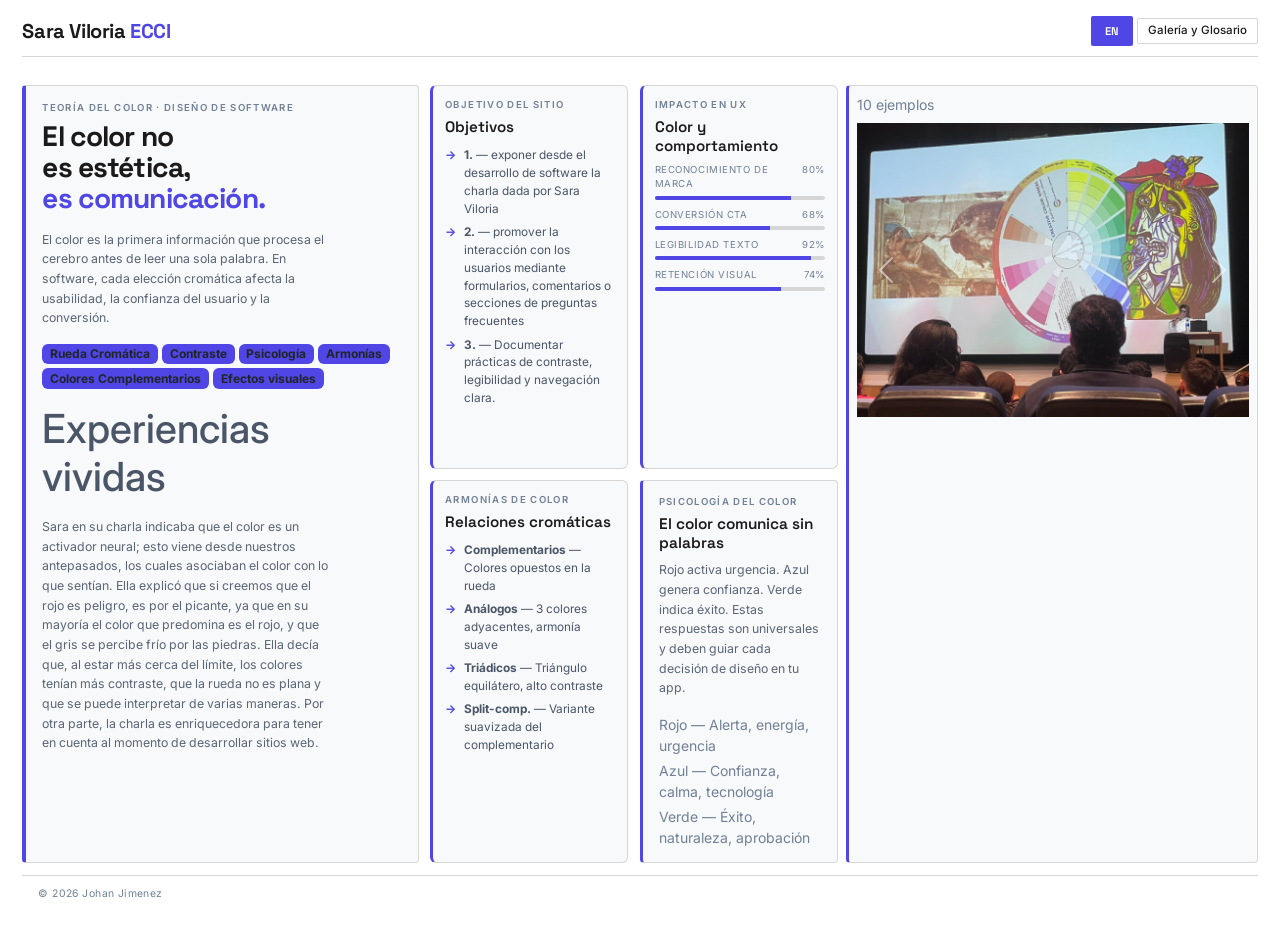
<file: index.html>
<!DOCTYPE html>
<html lang="es">
<head>
  <meta charset="UTF-8" />
  <meta name="viewport" content="width=device-width, initial-scale=1.0" />
  <title>Sara Viloria</title>

  <!-- Google Fonts -->
  <link rel="preconnect" href="https://fonts.googleapis.com" />
  <link rel="preconnect" href="https://fonts.gstatic.com" crossorigin />
  <link
    href="https://fonts.googleapis.com/css2?family=Space+Grotesk:wght@400;600;700&family=Inter:wght@400;500&display=swap"
    rel="stylesheet"
  />

  <!-- Bootstrap 5 CSS -->
  <link
    rel="stylesheet"
    href="https://cdnjs.cloudflare.com/ajax/libs/bootstrap/5.3.3/css/bootstrap.min.css"
  />

  <link rel="stylesheet" href="./css/styles.css" />
</head>
<body>

<div class="site-wrapper">

  <header class="site-header d-flex justify-content-between align-items-center">
    <div class="brand">Sara Viloria <span>ECCI</span></div>

    <nav class="d-flex gap-1 align-items-center">
      <button class="btn-lime lang-toggle" type="button" aria-label="Cambiar a inglés">EN</button>
      <a href="./pages/index.html" class="nav-link active-link" data-i18n="navGallery">Galeria y Glosario</a>
    </nav>
  </header>

  <div class="main-layout">

    <div class="row g-3 h-100 m-0">

      <main class="col-8 main-grid p-0 pe-2">

        <div class="card-panel hero">
          <div>
            <p class="eyebrow text-uppercase" data-i18n="heroEyebrow">Teoría del Color · Diseño de Software</p>
            <h1 class="display-title" data-i18n="heroTitle">El color no<br>es estética,<br><em>es comunicación.</em></h1>
            <p class="body-text mt-3" style="max-width:36ch;" data-i18n="heroParagraph">El color es la primera información que procesa el cerebro antes de leer una sola palabra. En software, cada elección cromática afecta la usabilidad, la confianza del usuario y la conversión.</p>

            <div class="d-flex flex-wrap gap-1 mt-3">

              <span class="badge bg-accent text-dark" data-i18n="badge1">Rueda Cromática</span>
              <span class="badge bg-accent text-dark" data-i18n="badge2">Contraste</span>
              <span class="badge bg-accent text-dark" data-i18n="badge3">Psicología</span>
              <span class="badge bg-accent text-dark" data-i18n="badge4">Armonias</span>
              <span class="badge bg-accent text-dark" data-i18n="badge5">Colores Complementarios</span>
              <span class="badge bg-accent text-dark" data-i18n="badge6">Efectos visuales</span>
            </div>
          </div>

          <div>
              <h1 class="mt-3" data-i18n="heroTitle2">Experiencias vividas</h1>
              <p class="mt-3 body-text" style="max-width:36ch;" data-i18n="heroParagraph2">Sara en su charla indicaba que el color es un activador neural; esto viene desde nuestros antepasados, los cuales asociaban el color con lo que sentían. Ella explicó que si creemos que el rojo es peligro, es por el picante, ya que en su mayoría el color que predomina es el rojo, y que el gris se percibe frío por las piedras. Ella decía que, al estar más cerca del límite, los colores tenían más contraste, que la rueda no es plana y que se puede interpretar de varias maneras. <br> Por otra parte, la charla es enriquecedora para tener en cuenta al momento de desarrollar sitios web.</p>
          </div>
        </div>

        <div class="card-panel side">
          <div>
            <p class="eyebrow text-uppercase" data-i18n="objectiveEyebrow">Objetivo del sitio</p>
            <h2 class="section-title" data-i18n="objectiveTitle">Objetivos</h2>

            <ul class="list-unstyled feature-list mt-2">
              <li data-i18n="objective1"><strong>1.</strong> — Mostrar cómo el color orienta decisiones de UI y arquitectura de información.</li>
              <li data-i18n="objective2"><strong>2.</strong> — Fomentar la interacción con ejemplos visuales y herramientas de diseño.</li>
              <li><strong>3.</strong> — Documentar prácticas de contraste, legibilidad y navegación clara.</li>
            </ul>
          </div>
        </div>

        <div class="card-panel side">
          <div>
            <p class="eyebrow text-uppercase" data-i18n="impactEyebrow">Impacto en UX</p>
            <h2 class="section-title" data-i18n="impactTitle">Color y comportamiento</h2>

            <div class="d-flex flex-column gap-2 mt-2">

              <div>
                <div class="d-flex justify-content-between mb-1">
                  <span class="skill-label" data-i18n="skill1Label">Reconocimiento de marca</span>
                  <span class="skill-label" data-i18n="skill1Value">80%</span>
                </div>
                <div class="progress" style="height:4px;">
                  <div class="progress-bar bg-accent" style="width:80%"></div>
                </div>
              </div>

              <div>
                <div class="d-flex justify-content-between mb-1">
                  <span class="skill-label" data-i18n="skill2Label">Conversión CTA</span>
                  <span class="skill-label" data-i18n="skill2Value">68%</span>
                </div>
                <div class="progress" style="height:4px;">
                  <div class="progress-bar bg-accent" style="width:68%"></div>
                </div>
              </div>

              <div>
                <div class="d-flex justify-content-between mb-1">
                  <span class="skill-label" data-i18n="skill3Label">Legibilidad texto</span>
                  <span class="skill-label" data-i18n="skill3Value">92%</span>
                </div>
                <div class="progress" style="height:4px;">
                  <div class="progress-bar bg-accent" style="width:92%"></div>
                </div>
              </div>

              <div>
                <div class="d-flex justify-content-between mb-1">
                  <span class="skill-label" data-i18n="skill4Label">Retención visual</span>
                  <span class="skill-label" data-i18n="skill4Value">74%</span>
                </div>
                <div class="progress" style="height:4px;">
                  <div class="progress-bar bg-accent" style="width:74%"></div>
                </div>
              </div>

            </div>
          </div>
        </div>

        <div class="card-panel side">
          <div>
            <p class="eyebrow text-uppercase" data-i18n="harmonyEyebrow">Armonías de Color</p>
            <h2 class="section-title" data-i18n="harmonyTitle">Relaciones cromáticas</h2>

            <ul class="list-unstyled feature-list mt-2">
              <li data-i18n="harmony1"><strong>Complementarios</strong> — Colores opuestos para un contraste fuerte y reconocido.
              </li>
              <li data-i18n="harmony2"><strong>Análogos</strong> — Tres tonos cercanos para interfaces suaves y coherentes.
              </li>
              <li data-i18n="harmony3"><strong>Triádicos</strong> — Equilibrio con contraste vibrante en llamadas a la acción.
              </li>
              <li data-i18n="harmony4"><strong>Split-comp.</strong> — Contraste controlado con una paleta más tranquila.
              </li>
            </ul>
          </div>
        </div>

        <div class="card-panel">
          <div>
            <p class="eyebrow text-uppercase" data-i18n="psychologyEyebrow">Psicología del Color</p>
            <h2 class="section-title" data-i18n="psychologyTitle">El color comunica sin palabras</h2>
            <p class="body-text mt-2" data-i18n="psychologyParagraph">Rojo activa urgencia. Azul genera confianza. Verde indica éxito. Estas respuestas son universales y deben guiar cada decisión de diseño en tu app.</p>

            <div class="d-flex flex-column gap-1 mt-2">
              <span class="small" style="color:var(--col-muted);" data-i18n="colorRed">Rojo — Alerta, energía, urgencia</span>
              <span class="small" style="color:var(--col-muted);" data-i18n="colorBlue">Azul — Confianza, calma, tecnología</span>
              <span class="small" style="color:var(--col-muted);" data-i18n="colorGreen">Verde — Éxito, naturaleza, aprobación</span>
            </div>

          </div>
        </div>

      </main>

      <aside class="col-4 gallery-panel p-2">

        <div class="d-flex justify-content-between align-items-center mb-2">
            <span class="small" style="color:var(--col-muted);" data-i18n="galleryExamples">
                10 ejemplos
            </span>
        </div>

        <div id="mainCarousel" class="carousel slide" data-bs-ride="carousel">
          <div class="carousel-inner">
            <div class="carousel-item active">
              <img src="./img/arte.jpg" class="d-block w-100" alt="" loading="lazy">
              <div class="overlay"><div class="overlay-title" data-i18n-title="gallery1Title">Teoría del color</div></div>
            </div>
            <div class="carousel-item">
              <img src="./img/color.jpg" class="d-block w-100" alt="" loading="lazy">
              <div class="overlay"><div class="overlay-title" data-i18n-title="gallery2Title">Color</div></div>
            </div>
            <div class="carousel-item">
              <img src="./img/contraste.jpg" class="d-block w-100" alt="" loading="lazy">
              <div class="overlay"><div class="overlay-title" data-i18n-title="gallery3Title">Contraste</div></div>
            </div>
            <div class="carousel-item">
              <img src="./img/efectovisual.jpg" class="d-block w-100" alt="" loading="lazy">
              <div class="overlay"><div class="overlay-title" data-i18n-title="gallery4Title">Efecto visual</div></div>
            </div>
            <div class="carousel-item">
              <img src="./img/morado.jpg" class="d-block w-100" alt="" loading="lazy">
              <div class="overlay"><div class="overlay-title" data-i18n-title="gallery5Title">Morado</div></div>
            </div>
            <div class="carousel-item">
              <img src="./img/naturaleza.jpg" class="d-block w-100" alt="" loading="lazy">
              <div class="overlay"><div class="overlay-title" data-i18n-title="gallery6Title">Naturaleza</div></div>
            </div>
            <div class="carousel-item">
              <img src="./img/parejas.jpg" class="d-block w-100" alt="" loading="lazy">
              <div class="overlay"><div class="overlay-title" data-i18n-title="gallery7Title">Relaciones visuales</div></div>
            </div>
            <div class="carousel-item">
              <img src="./img/rueda1.jpg" class="d-block w-100" alt="" loading="lazy">
              <div class="overlay"><div class="overlay-title" data-i18n-title="gallery8Title">Rueda cromática</div></div>
            </div>
            <div class="carousel-item">
              <img src="./img/tonosnegros.jpg" class="d-block w-100" alt="" loading="lazy">
              <div class="overlay"><div class="overlay-title" data-i18n-title="gallery9Title">Tonos oscuros</div></div>
            </div>
          </div>
          <button class="carousel-control-prev" type="button" data-bs-target="#mainCarousel" data-bs-slide="prev">
            <span class="carousel-control-prev-icon" aria-hidden="true"></span>
            <span class="visually-hidden">Anterior</span>
          </button>
          <button class="carousel-control-next" type="button" data-bs-target="#mainCarousel" data-bs-slide="next">
            <span class="carousel-control-next-icon" aria-hidden="true"></span>
            <span class="visually-hidden">Siguiente</span>
          </button>
        </div>
      </aside>

    </div>
  </div>

  <footer class="site-footer d-flex justify-content-between">
    <span class="footer-text" data-i18n="footerText">© 2026 Johan Jimenez</span>
  </footer>
</div>

  <!-- Language confirmation modal -->
  <div class="modal fade" id="langModal" tabindex="-1" aria-hidden="true">
    <div class="modal-dialog modal-sm modal-dialog-centered">
      <div class="modal-content" style="background:var(--bg-card); color:var(--col-body); border:1px solid var(--col-border);">
        <div class="modal-header border-0">
          <h5 class="modal-title">Confirmar cambio de idioma</h5>
          <button type="button" class="btn-close" data-bs-dismiss="modal" aria-label="Cerrar"></button>
        </div>
        <div class="modal-body">
          <p class="mb-0">¿Deseas cambiar el idioma de la interfaz?</p>
        </div>
        <div class="modal-footer border-0">
          <button type="button" class="btn btn-outline-light btn-sm" data-bs-dismiss="modal">Cancelar</button>
          <button id="confirmLangBtn" type="button" class="btn btn-lime btn-sm">Confirmar</button>
        </div>
      </div>
    </div>
  </div>


<script src="https://cdnjs.cloudflare.com/ajax/libs/bootstrap/5.3.3/js/bootstrap.bundle.min.js"></script>
<script src="./js/i18n.js"></script>

</body>
</html>
</file>
<file: css/styles.css>
:root {
  --bg:         #ffffff;
  --bg-card:    #f8f9fa;
  --col-title:  #1a1a1a;
  --col-body:   #4a5568;
  --col-muted:  #718096;
  --col-border: #d6d6d6;
  --col-accent: #4f46e5;
}

/* ── Base ── */
html, body {
  height: 100%;
  background: var(--bg);
  font-family: 'Inter', sans-serif;
  color: var(--col-body);
}

/* ── Wrapper principal ── */
.site-wrapper {
  min-height: 100vh;
  height: auto;
  display: grid;
  grid-template-rows: auto 1fr auto;
  padding: 1rem 1.4rem;
  gap: .75rem;
}

.site-header {
  border-bottom: 1px solid var(--col-border);
  padding-bottom: .65rem;
}

.brand {
  font-family: 'Space Grotesk', sans-serif;
  font-weight: 700;
  font-size: 1.25rem;
  color: var(--col-title);
  letter-spacing: -.02em;
}
.brand span { color: var(--col-accent); }

/* Override Bootstrap nav-link */
.nav-link {
  font-size: .72rem !important;
  font-weight: 500;
  color: var(--col-muted) !important;
  padding: .2rem .6rem !important;
  border-radius: 2px;
  border: 1px solid transparent;
  transition: color .2s, border-color .2s;
}
.nav-link:hover,
.nav-link.active-link {
  color: var(--col-title) !important;
  border-color: var(--col-border);
}

.main-layout {
  min-height: 0;

}
.main-grid {
  display: grid;
  grid-template-columns: 2fr 1fr 1fr;
  grid-template-rows: 1fr 1fr;
  gap: .7rem;
  min-height: 0;
}

.card-panel.hero {
  grid-row: 1 / 3;
  border-left-width: 4px !important;
}

.card-panel {
  background: var(--bg-card);
  border: 1px solid var(--col-border) !important;
  border-left: 3px solid var(--col-accent) !important;
  border-radius: 4px;
  padding: .9rem 1rem;
  display: flex;
  flex-direction: column;
}

/* Variación para los panels secundarios (tarjetas a la derecha) */
.card-panel.side {
  padding: .75rem;
  border-radius: 6px;
  min-height: 120px;
  display: flex;
  flex-direction: column;
  justify-content: flex-start;
  gap: .5rem;
}

.card-panel.side .section-title {
  font-size: .95rem;
  margin-bottom: .25rem;
}

.card-panel.side .feature-list li {
  padding-left: 1.15rem;
}

/* Pequeñas tarjetas tipo 'panel' dentro de los grids derechos */
.side-grid {
  display: grid;
  grid-template-columns: 1fr;
  gap: .6rem;
}

/* Ajustes visuales para listas y etiquetas de los panels */
.card-panel .eyebrow {
  letter-spacing: .14em;
}

.eyebrow {
  font-size: .6rem;
  font-weight: 600;
  letter-spacing: .12em;
  color: var(--col-muted);
  margin-bottom: .35rem;
}

h1.display-title {
  font-family: 'Space Grotesk', sans-serif;
  font-weight: 700;
  font-size: clamp(1.4rem, 2.2vw, 2.2rem);
  color: var(--col-title);
  line-height: 1.1;
  letter-spacing: -.03em;
}
h1.display-title em {
  font-style: normal;
  color: var(--col-accent);
}
h2.section-title {
  font-family: 'Space Grotesk', sans-serif;
  font-weight: 600;
  font-size: clamp(.85rem, 1.2vw, 1.05rem);
  color: var(--col-title);
  line-height: 1.2;
  margin-bottom: .3rem;
}
p.body-text {
  font-size: .77rem;
  line-height: 1.6;
  color: var(--col-body);
  opacity: .9;
}

.bg-accent {
  background-color: var(--col-accent) !important;
}

/* ── Stats ── */
.stat-num {
  font-family: 'Space Grotesk', sans-serif;
  font-size: 1.3rem;
  font-weight: 700;
  color: var(--col-title);
  line-height: 1;
}
.stat-label {
  font-size: .58rem;
  color: var(--col-muted);
  margin-top: .1rem;
  letter-spacing: .07em;
}

.feature-list li {
  font-size: .74rem;
  color: var(--col-body);
  padding: .18rem 0 .18rem 1rem;
  position: relative;
}
.feature-list li::before {
  content: '→';
  position: absolute;
  left: 0;
  color: var(--col-accent);
  font-weight: 700;
}

.progress {
  background-color: var(--col-border) !important;
  border-radius: 2px !important;
}
.progress-bar.bg-accent {
  background-color: var(--col-accent) !important;
}
.skill-label {
  font-size: .6rem;
  color: var(--col-muted);
  text-transform: uppercase;
  letter-spacing: .06em;
}

/* ── Botones ── */
.btn-lime {
  font-family: 'Space Grotesk', sans-serif;
  font-size: .7rem;
  font-weight: 600;
  letter-spacing: .05em;
  text-transform: uppercase;
  color: var(--bg);
  background: var(--col-accent);
  border: none;
  padding: .4rem .9rem;
  border-radius: 2px;
  text-decoration: none;
  transition: opacity .2s;
}
.btn-lime:hover { opacity: .82; color: var(--bg); }

.btn-ghost {
  font-family: 'Space Grotesk', sans-serif;
  font-size: .7rem;
  font-weight: 600;
  letter-spacing: .05em;
  text-transform: uppercase;
  color: var(--col-title);
  background: transparent;
  border: 1px solid var(--col-border);
  padding: .38rem .85rem;
  border-radius: 2px;
  text-decoration: none;
  transition: border-color .2s;
}
.btn-ghost:hover { border-color: var(--col-accent); color: var(--col-title); }
/*imagenes*/

.gallery-panel {
    background: var(--bg-card);
    border: 1px solid var(--col-border);
    border-left: 3px solid var(--col-accent);
    border-radius: 4px;
}

.gallery-item {
    position: relative;
    border: 1px solid var(--col-border);
    border-radius: 3px;
    background: var(--bg);
    height: 100px; 
}

.gallery-large {
    height: 140px;
}

.gallery-item img {
    width: 100%;
    height: 100%;
    object-fit: cover;
    display: block;

    filter: saturate(.6) brightness(.8);
    transition: transform .3s ease, filter .3s ease;
}

.gallery-item:hover img {
    transform: scale(1.06);
    filter: saturate(1) brightness(1);
}

/* Carousel overlay (main page) — show caption on hover */
.carousel .overlay {
  position: absolute;
  left: 0; right: 0; bottom: 0;
  background: linear-gradient(transparent, rgba(40,44,32,.9));
  padding: .5rem;
  opacity: 0;
  transform: translateY(6px);
  transition: opacity .2s ease, transform .2s ease;
}
.carousel-item:hover .overlay,
.carousel-item:focus-within .overlay {
  opacity: 1;
  transform: translateY(0);
}
.carousel .overlay-title {
  color: var(--col-title);
  font-weight: 700;
  font-size: .9rem;
}

.img-label {
    position: absolute;
    left: 0;
    right: 0;
    bottom: 0;

    padding: .25rem .5rem;

    background: linear-gradient(
        transparent,
        rgba(40, 44, 32, .9)
    );

    color: var(--col-accent);
    font-size: .55rem;
    font-weight: 600;
    letter-spacing: .07em;
    text-transform: uppercase;

    opacity: 0;
    transition: opacity .25s;
}

.gallery-item:hover .img-label {
    opacity: 1;
}

.site-footer {
  border-top: 1px solid var(--col-border);
  padding: .6rem 1rem;
  display: flex;
  align-items: center;
  justify-content: space-between;
  gap: .6rem;
  background: transparent;
}
.footer-text {
  font-size: .65rem;
  color: var(--col-muted);
  letter-spacing: .04em;
}

/* Footer layout for small screens: center content and stack */
@media (max-width: 576px) {
  .site-footer {
    flex-direction: column;
    text-align: center;
    gap: .35rem;
    padding: .65rem .6rem;
  }
}

.status-dot {
  display: inline-block;
  width: 6px; height: 6px;
  border-radius: 50%;
  background: var(--col-accent);
  margin-right: .35rem;
  animation: pulse 2s infinite;
}
@keyframes pulse {
  0%, 100% { opacity: 1; }
  50%       { opacity: .3; }
}


@media (max-width: 768px) {

  /* Permitir scroll */
  html,
  body {
    height: auto;
  }

  .site-wrapper {
    height: auto;
    min-height: 100vh;
    overflow: visible;
    padding: .8rem;
    gap: .75rem;
  }

  .main-layout {
    overflow: visible;
    min-height: auto;
  }

  /* Elimina la grid de escritorio */
  .main-grid {
    display: flex;
    flex-direction: column;
    gap: .75rem;
    overflow: visible;
  }

  /* Hero ocupa ancho completo */
  .card-panel.hero {
    grid-row: auto;
    width: 100%;
    max-width: 100%;
  }

  .card-panel {
    width: 100%;
    max-width: 100%;
    overflow: visible;
    padding: .9rem;
  }

  /* Ocultar galería */
  .gallery-panel {
    display: none !important;
  }

  /* Header */
  .site-header {
    padding-bottom: .75rem;
  }

  .brand {
    font-size: 1.05rem;
  }

  /* Navegación */
  .nav {
    flex-wrap: wrap;
    gap: .3rem;
  }

  .nav-link {
    font-size: .68rem !important;
    padding: .35rem .55rem !important;
  }

  /* Tipografía */
  h1.display-title {
    font-size: 1.9rem;
    line-height: 1.1;
  }

  h2.section-title {
    font-size: .95rem;
  }

  p.body-text {
    font-size: .8rem;
    line-height: 1.7;
  }

  .feature-list li {
    font-size: .75rem;
  }

  .stat-num {
    font-size: 1.2rem;
  }

  /* Botones */
  .btn-lime,
  .btn-ghost {
    display: block;
    width: 100%;
    text-align: center;
    margin-bottom: .4rem;
  }
}

@media (max-width: 480px) {

  .site-wrapper {
    padding: .7rem;
  }

  .card-panel {
    padding: .8rem;
  }

  .brand {
    font-size: .95rem;
  }

  .nav-link {
    font-size: .65rem !important;
    padding: .3rem .45rem !important;
  }

  h1.display-title {
    font-size: 1.65rem;
  }

  h2.section-title {
    font-size: .85rem;
  }

  p.body-text {
    font-size: .75rem;
  }

  .stat-num {
    font-size: 1.05rem;
  }

  .feature-list li {
    font-size: .72rem;
  }
}
</file>
